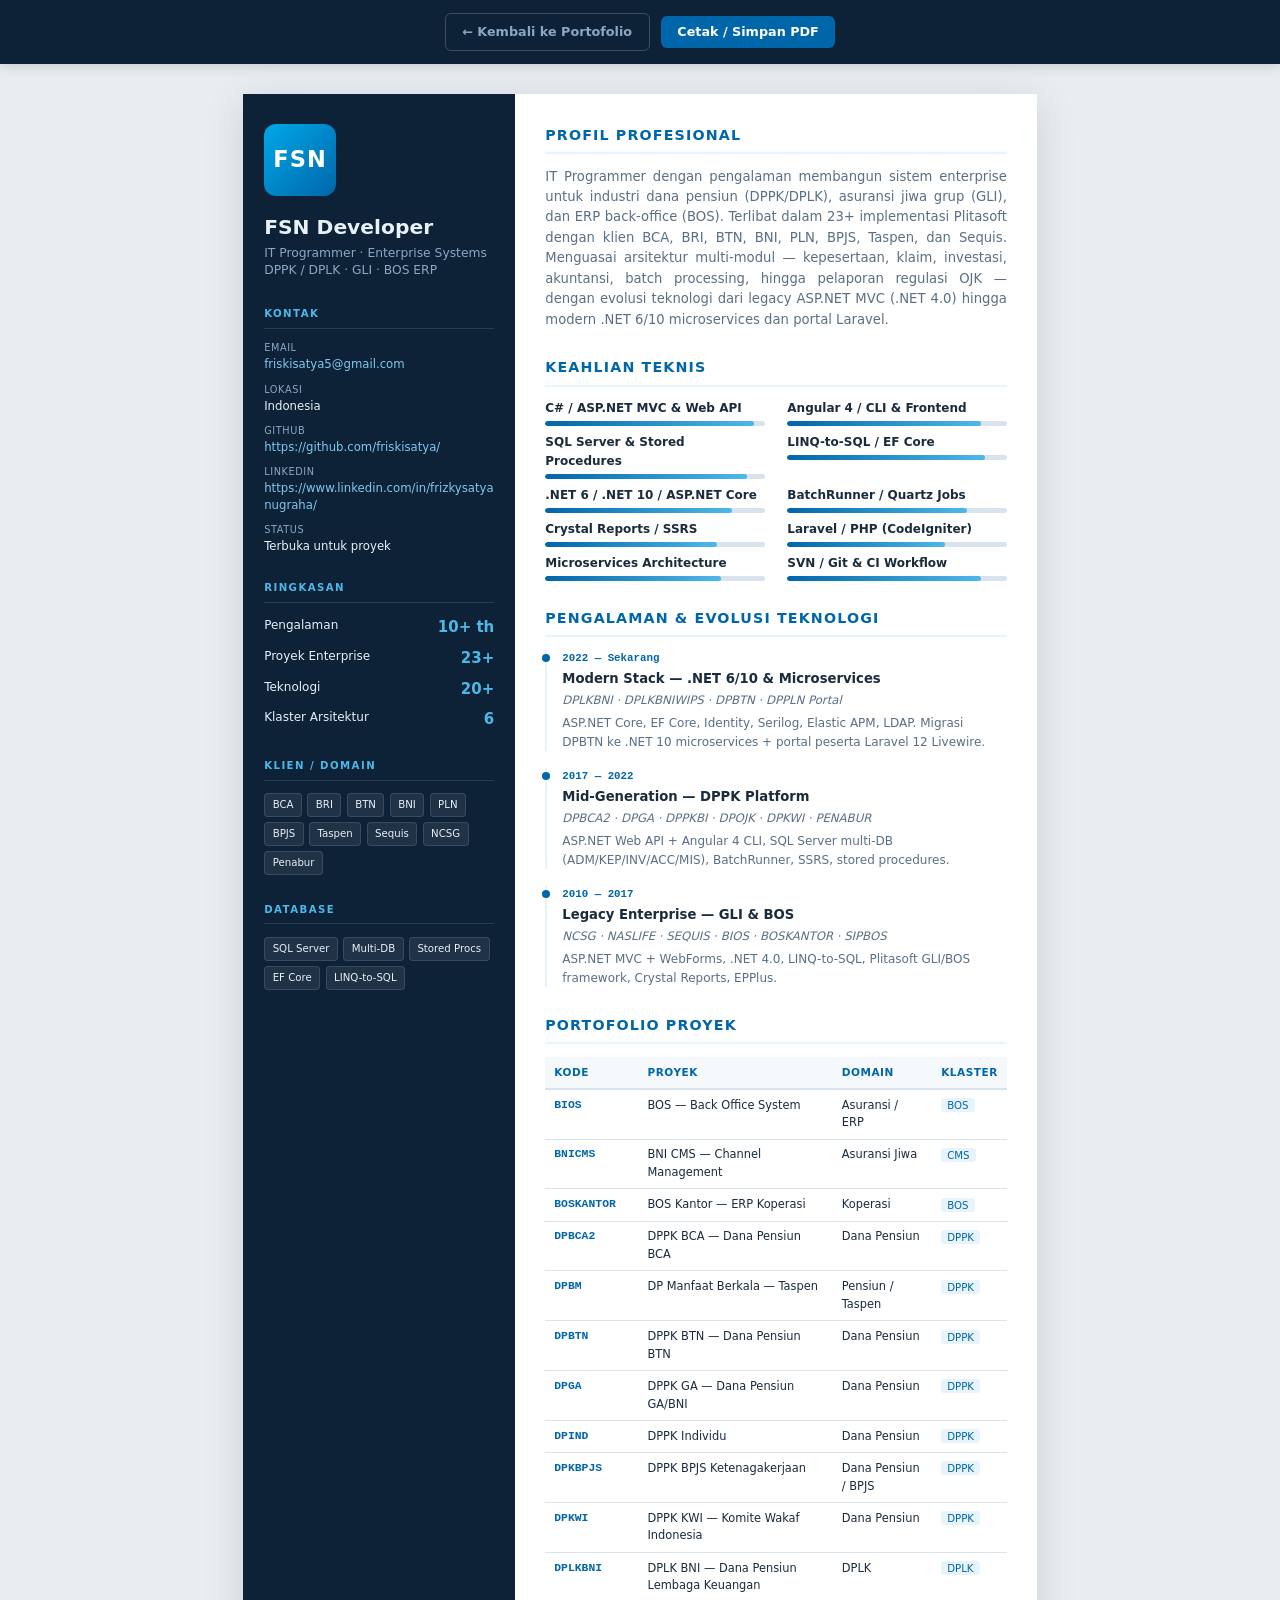
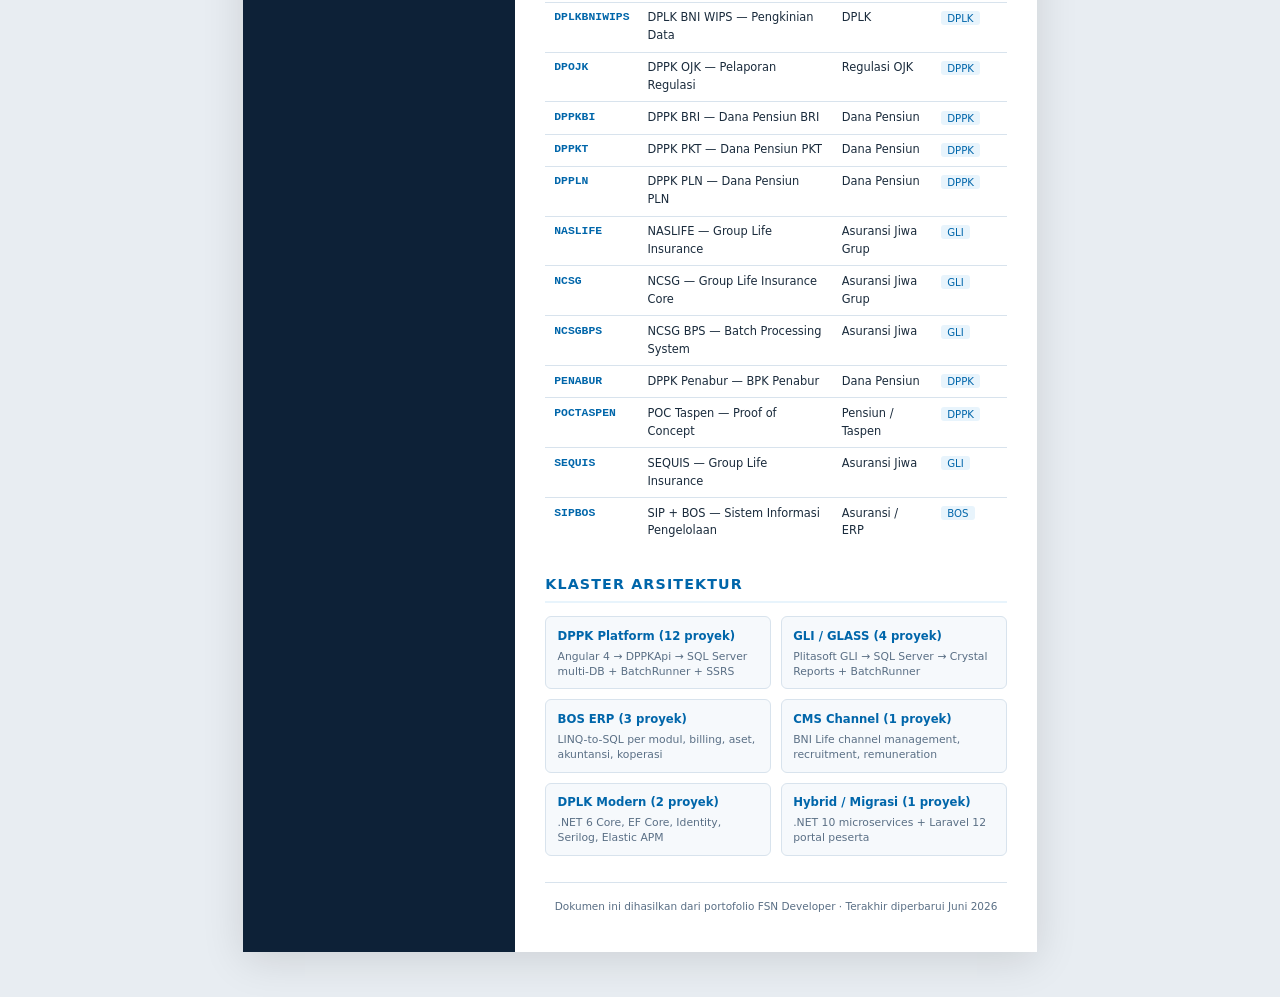
<file: cv.html>
<!DOCTYPE html>
<html lang="id">
  <head>
    <meta charset="UTF-8" />
    <meta name="viewport" content="width=device-width, initial-scale=1.0" />
    <meta name="description" content="Curriculum Vitae — FSN Developer, IT Programmer Enterprise" />
    <title>CV — FSN Developer | IT Programmer Enterprise</title>
    <link rel="stylesheet" href="./cv.css" />
  </head>
  <body>
    <nav class="cv-toolbar" aria-label="Aksi CV">
      <a href="/" class="btn-back">← Kembali ke Portofolio</a>
      <button type="button" class="btn-print" onclick="window.print()">Cetak / Simpan PDF</button>
    </nav>

    <main class="cv-page" id="cv-document">
      <aside class="cv-sidebar">
        <div class="cv-avatar" aria-hidden="true">FSN</div>
        <h1>FSN Developer</h1>
        <p class="cv-role">IT Programmer · Enterprise Systems<br />DPPK / DPLK · GLI · BOS ERP</p>

        <section class="cv-sidebar-section">
          <h2>Kontak</h2>
          <ul class="cv-contact-list">
            <li>
              <span class="label">Email</span>
              <a href="mailto:hello@fsn.dev">friskisatya5@gmail.com</a>
            </li>
            <li>
              <span class="label">Lokasi</span>
              Indonesia
            </li>
            <li>
              <span class="label">GitHub</span>
              <a href="https://github.com/friskisatya/" target="_blank" rel="noopener">https://github.com/friskisatya/</a>
            </li>
            <li>
              <span class="label">LinkedIn</span>
              <a href="https://www.linkedin.com/in/frizkysatyanugraha/" target="_blank" rel="noopener">https://www.linkedin.com/in/frizkysatyanugraha/</a>
            </li>
            <li>
              <span class="label">Status</span>
              Terbuka untuk proyek
            </li>
          </ul>
        </section>

        <section class="cv-sidebar-section">
          <h2>Ringkasan</h2>
          <ul class="cv-stat-list">
            <li><span>Pengalaman</span><strong>10+ th</strong></li>
            <li><span>Proyek Enterprise</span><strong>23+</strong></li>
            <li><span>Teknologi</span><strong>20+</strong></li>
            <li><span>Klaster Arsitektur</span><strong>6</strong></li>
          </ul>
        </section>

        <section class="cv-sidebar-section">
          <h2>Klien / Domain</h2>
          <div class="cv-skill-tags">
            <span>BCA</span>
            <span>BRI</span>
            <span>BTN</span>
            <span>BNI</span>
            <span>PLN</span>
            <span>BPJS</span>
            <span>Taspen</span>
            <span>Sequis</span>
            <span>NCSG</span>
            <span>Penabur</span>
          </div>
        </section>

        <section class="cv-sidebar-section">
          <h2>Database</h2>
          <div class="cv-skill-tags">
            <span>SQL Server</span>
            <span>Multi-DB</span>
            <span>Stored Procs</span>
            <span>EF Core</span>
            <span>LINQ-to-SQL</span>
          </div>
        </section>
      </aside>

      <div class="cv-main">
        <section class="cv-main-section">
          <h2>Profil Profesional</h2>
          <p class="cv-summary">
            IT Programmer dengan pengalaman membangun sistem enterprise untuk industri dana pensiun
            (DPPK/DPLK), asuransi jiwa grup (GLI), dan ERP back-office (BOS). Terlibat dalam 23+
            implementasi Plitasoft dengan klien BCA, BRI, BTN, BNI, PLN, BPJS, Taspen, dan Sequis.
            Menguasai arsitektur multi-modul — kepesertaan, klaim, investasi, akuntansi, batch
            processing, hingga pelaporan regulasi OJK — dengan evolusi teknologi dari legacy
            ASP.NET MVC (.NET 4.0) hingga modern .NET 6/10 microservices dan portal Laravel.
          </p>
        </section>

        <section class="cv-main-section">
          <h2>Keahlian Teknis</h2>
          <div class="cv-skills-grid">
            <div class="cv-skill-item">
              <span class="name">C# / ASP.NET MVC &amp; Web API</span>
              <div class="cv-skill-bar"><span style="width:95%"></span></div>
            </div>
            <div class="cv-skill-item">
              <span class="name">Angular 4 / CLI &amp; Frontend</span>
              <div class="cv-skill-bar"><span style="width:88%"></span></div>
            </div>
            <div class="cv-skill-item">
              <span class="name">SQL Server &amp; Stored Procedures</span>
              <div class="cv-skill-bar"><span style="width:92%"></span></div>
            </div>
            <div class="cv-skill-item">
              <span class="name">LINQ-to-SQL / EF Core</span>
              <div class="cv-skill-bar"><span style="width:90%"></span></div>
            </div>
            <div class="cv-skill-item">
              <span class="name">.NET 6 / .NET 10 / ASP.NET Core</span>
              <div class="cv-skill-bar"><span style="width:85%"></span></div>
            </div>
            <div class="cv-skill-item">
              <span class="name">BatchRunner / Quartz Jobs</span>
              <div class="cv-skill-bar"><span style="width:82%"></span></div>
            </div>
            <div class="cv-skill-item">
              <span class="name">Crystal Reports / SSRS</span>
              <div class="cv-skill-bar"><span style="width:78%"></span></div>
            </div>
            <div class="cv-skill-item">
              <span class="name">Laravel / PHP (CodeIgniter)</span>
              <div class="cv-skill-bar"><span style="width:72%"></span></div>
            </div>
            <div class="cv-skill-item">
              <span class="name">Microservices Architecture</span>
              <div class="cv-skill-bar"><span style="width:80%"></span></div>
            </div>
            <div class="cv-skill-item">
              <span class="name">SVN / Git &amp; CI Workflow</span>
              <div class="cv-skill-bar"><span style="width:88%"></span></div>
            </div>
          </div>
        </section>

        <section class="cv-main-section">
          <h2>Pengalaman &amp; Evolusi Teknologi</h2>
          <div class="cv-timeline">
            <article class="cv-timeline-item">
              <p class="period">2022 — Sekarang</p>
              <h3>Modern Stack — .NET 6/10 &amp; Microservices</h3>
              <p class="company">DPLKBNI · DPLKBNIWIPS · DPBTN · DPPLN Portal</p>
              <p>
                ASP.NET Core, EF Core, Identity, Serilog, Elastic APM, LDAP. Migrasi DPBTN ke
                .NET 10 microservices + portal peserta Laravel 12 Livewire.
              </p>
            </article>
            <article class="cv-timeline-item">
              <p class="period">2017 — 2022</p>
              <h3>Mid-Generation — DPPK Platform</h3>
              <p class="company">DPBCA2 · DPGA · DPPKBI · DPOJK · DPKWI · PENABUR</p>
              <p>
                ASP.NET Web API + Angular 4 CLI, SQL Server multi-DB (ADM/KEP/INV/ACC/MIS),
                BatchRunner, SSRS, stored procedures.
              </p>
            </article>
            <article class="cv-timeline-item">
              <p class="period">2010 — 2017</p>
              <h3>Legacy Enterprise — GLI &amp; BOS</h3>
              <p class="company">NCSG · NASLIFE · SEQUIS · BIOS · BOSKANTOR · SIPBOS</p>
              <p>
                ASP.NET MVC + WebForms, .NET 4.0, LINQ-to-SQL, Plitasoft GLI/BOS framework,
                Crystal Reports, EPPlus.
              </p>
            </article>
          </div>
        </section>

        <section class="cv-main-section">
          <h2>Portofolio Proyek</h2>
          <table class="cv-projects-table">
            <thead>
              <tr>
                <th>Kode</th>
                <th>Proyek</th>
                <th>Domain</th>
                <th>Klaster</th>
              </tr>
            </thead>
            <tbody>
              <tr><td class="code">BIOS</td><td>BOS — Back Office System</td><td>Asuransi / ERP</td><td><span class="cluster">BOS</span></td></tr>
              <tr><td class="code">BNICMS</td><td>BNI CMS — Channel Management</td><td>Asuransi Jiwa</td><td><span class="cluster">CMS</span></td></tr>
              <tr><td class="code">BOSKANTOR</td><td>BOS Kantor — ERP Koperasi</td><td>Koperasi</td><td><span class="cluster">BOS</span></td></tr>
              <tr><td class="code">DPBCA2</td><td>DPPK BCA — Dana Pensiun BCA</td><td>Dana Pensiun</td><td><span class="cluster">DPPK</span></td></tr>
              <tr><td class="code">DPBM</td><td>DP Manfaat Berkala — Taspen</td><td>Pensiun / Taspen</td><td><span class="cluster">DPPK</span></td></tr>
              <tr><td class="code">DPBTN</td><td>DPPK BTN — Dana Pensiun BTN</td><td>Dana Pensiun</td><td><span class="cluster">DPPK</span></td></tr>
              <tr><td class="code">DPGA</td><td>DPPK GA — Dana Pensiun GA/BNI</td><td>Dana Pensiun</td><td><span class="cluster">DPPK</span></td></tr>
              <tr><td class="code">DPIND</td><td>DPPK Individu</td><td>Dana Pensiun</td><td><span class="cluster">DPPK</span></td></tr>
              <tr><td class="code">DPKBPJS</td><td>DPPK BPJS Ketenagakerjaan</td><td>Dana Pensiun / BPJS</td><td><span class="cluster">DPPK</span></td></tr>
              <tr><td class="code">DPKWI</td><td>DPPK KWI — Komite Wakaf Indonesia</td><td>Dana Pensiun</td><td><span class="cluster">DPPK</span></td></tr>
              <tr><td class="code">DPLKBNI</td><td>DPLK BNI — Dana Pensiun Lembaga Keuangan</td><td>DPLK</td><td><span class="cluster">DPLK</span></td></tr>
              <tr><td class="code">DPLKBNIWIPS</td><td>DPLK BNI WIPS — Pengkinian Data</td><td>DPLK</td><td><span class="cluster">DPLK</span></td></tr>
              <tr><td class="code">DPOJK</td><td>DPPK OJK — Pelaporan Regulasi</td><td>Regulasi OJK</td><td><span class="cluster">DPPK</span></td></tr>
              <tr><td class="code">DPPKBI</td><td>DPPK BRI — Dana Pensiun BRI</td><td>Dana Pensiun</td><td><span class="cluster">DPPK</span></td></tr>
              <tr><td class="code">DPPKT</td><td>DPPK PKT — Dana Pensiun PKT</td><td>Dana Pensiun</td><td><span class="cluster">DPPK</span></td></tr>
              <tr><td class="code">DPPLN</td><td>DPPK PLN — Dana Pensiun PLN</td><td>Dana Pensiun</td><td><span class="cluster">DPPK</span></td></tr>
              <tr><td class="code">NASLIFE</td><td>NASLIFE — Group Life Insurance</td><td>Asuransi Jiwa Grup</td><td><span class="cluster">GLI</span></td></tr>
              <tr><td class="code">NCSG</td><td>NCSG — Group Life Insurance Core</td><td>Asuransi Jiwa Grup</td><td><span class="cluster">GLI</span></td></tr>
              <tr><td class="code">NCSGBPS</td><td>NCSG BPS — Batch Processing System</td><td>Asuransi Jiwa</td><td><span class="cluster">GLI</span></td></tr>
              <tr><td class="code">PENABUR</td><td>DPPK Penabur — BPK Penabur</td><td>Dana Pensiun</td><td><span class="cluster">DPPK</span></td></tr>
              <tr><td class="code">POCTASPEN</td><td>POC Taspen — Proof of Concept</td><td>Pensiun / Taspen</td><td><span class="cluster">DPPK</span></td></tr>
              <tr><td class="code">SEQUIS</td><td>SEQUIS — Group Life Insurance</td><td>Asuransi Jiwa</td><td><span class="cluster">GLI</span></td></tr>
              <tr><td class="code">SIPBOS</td><td>SIP + BOS — Sistem Informasi Pengelolaan</td><td>Asuransi / ERP</td><td><span class="cluster">BOS</span></td></tr>
            </tbody>
          </table>
        </section>

        <section class="cv-main-section">
          <h2>Klaster Arsitektur</h2>
          <div class="cv-clusters">
            <div class="cv-cluster-card">
              <h4>DPPK Platform (12 proyek)</h4>
              <p>Angular 4 → DPPKApi → SQL Server multi-DB + BatchRunner + SSRS</p>
            </div>
            <div class="cv-cluster-card">
              <h4>GLI / GLASS (4 proyek)</h4>
              <p>Plitasoft GLI → SQL Server → Crystal Reports + BatchRunner</p>
            </div>
            <div class="cv-cluster-card">
              <h4>BOS ERP (3 proyek)</h4>
              <p>LINQ-to-SQL per modul, billing, aset, akuntansi, koperasi</p>
            </div>
            <div class="cv-cluster-card">
              <h4>CMS Channel (1 proyek)</h4>
              <p>BNI Life channel management, recruitment, remuneration</p>
            </div>
            <div class="cv-cluster-card">
              <h4>DPLK Modern (2 proyek)</h4>
              <p>.NET 6 Core, EF Core, Identity, Serilog, Elastic APM</p>
            </div>
            <div class="cv-cluster-card">
              <h4>Hybrid / Migrasi (1 proyek)</h4>
              <p>.NET 10 microservices + Laravel 12 portal peserta</p>
            </div>
          </div>
        </section>

        <p class="cv-footer-note">
          Dokumen ini dihasilkan dari portofolio FSN Developer · Terakhir diperbarui Juni 2026
        </p>
      </div>
    </main>
  </body>
</html>
</file>
<file: cv.css>
:root {
  --cv-bg: #ffffff;
  --cv-surface: #f6f9fc;
  --cv-text: #1a2b3c;
  --cv-muted: #5a6f85;
  --cv-accent: #0066aa;
  --cv-accent-light: #e8f4fc;
  --cv-border: #d8e3ed;
  --cv-sidebar: #0d2137;
  --cv-sidebar-text: #e8f0f8;
  --cv-sidebar-muted: #8aa8c4;
  --font-sans: 'Segoe UI', system-ui, -apple-system, sans-serif;
  --font-mono: 'Consolas', 'Courier New', monospace;
}

*,
*::before,
*::after {
  box-sizing: border-box;
  margin: 0;
  padding: 0;
}

html {
  font-size: 15px;
  -webkit-print-color-adjust: exact;
  print-color-adjust: exact;
}

body {
  font-family: var(--font-sans);
  color: var(--cv-text);
  background: #e8edf2;
  line-height: 1.55;
}

.cv-toolbar {
  position: sticky;
  top: 0;
  z-index: 100;
  display: flex;
  align-items: center;
  justify-content: center;
  gap: 0.75rem;
  padding: 0.85rem 1.5rem;
  background: var(--cv-sidebar);
  box-shadow: 0 2px 12px rgba(0, 0, 0, 0.15);
}

.cv-toolbar a,
.cv-toolbar button {
  font-family: var(--font-sans);
  font-size: 0.85rem;
  font-weight: 600;
  padding: 0.55rem 1.1rem;
  border-radius: 6px;
  cursor: pointer;
  text-decoration: none;
  border: none;
  transition: background 0.2s, color 0.2s;
}

.cv-toolbar .btn-back {
  background: transparent;
  color: var(--cv-sidebar-muted);
  border: 1px solid rgba(255, 255, 255, 0.2);
}

.cv-toolbar .btn-back:hover {
  color: #fff;
  border-color: rgba(255, 255, 255, 0.4);
}

.cv-toolbar .btn-print {
  background: var(--cv-accent);
  color: #fff;
}

.cv-toolbar .btn-print:hover {
  background: #005091;
}

.cv-page {
  max-width: 210mm;
  min-height: 297mm;
  margin: 2rem auto 3rem;
  background: var(--cv-bg);
  box-shadow: 0 8px 40px rgba(0, 0, 0, 0.12);
  display: grid;
  grid-template-columns: 72mm 1fr;
}

.cv-sidebar {
  background: var(--cv-sidebar);
  color: var(--cv-sidebar-text);
  padding: 2rem 1.4rem;
}

.cv-avatar {
  width: 72px;
  height: 72px;
  border-radius: 12px;
  background: linear-gradient(135deg, #00a8e8, #0066aa);
  display: flex;
  align-items: center;
  justify-content: center;
  font-size: 1.5rem;
  font-weight: 700;
  color: #fff;
  margin-bottom: 1.25rem;
  letter-spacing: 0.05em;
}

.cv-sidebar h1 {
  font-size: 1.35rem;
  font-weight: 700;
  line-height: 1.25;
  margin-bottom: 0.35rem;
}

.cv-sidebar .cv-role {
  font-size: 0.82rem;
  color: var(--cv-sidebar-muted);
  margin-bottom: 1.75rem;
  line-height: 1.4;
}

.cv-sidebar-section {
  margin-bottom: 1.75rem;
}

.cv-sidebar-section h2 {
  font-size: 0.68rem;
  font-weight: 700;
  letter-spacing: 0.14em;
  text-transform: uppercase;
  color: #4db8e8;
  margin-bottom: 0.85rem;
  padding-bottom: 0.4rem;
  border-bottom: 1px solid rgba(255, 255, 255, 0.12);
}

.cv-contact-list {
  list-style: none;
  display: flex;
  flex-direction: column;
  gap: 0.65rem;
}

.cv-contact-list li {
  font-size: 0.78rem;
  line-height: 1.4;
}

.cv-contact-list .label {
  display: block;
  font-size: 0.65rem;
  color: var(--cv-sidebar-muted);
  text-transform: uppercase;
  letter-spacing: 0.06em;
  margin-bottom: 0.1rem;
}

.cv-contact-list a {
  color: #7ec8f0;
  text-decoration: none;
  word-break: break-all;
}

.cv-contact-list a:hover {
  text-decoration: underline;
}

.cv-stat-list {
  list-style: none;
  display: flex;
  flex-direction: column;
  gap: 0.5rem;
}

.cv-stat-list li {
  display: flex;
  justify-content: space-between;
  font-size: 0.8rem;
}

.cv-stat-list strong {
  color: #4db8e8;
  font-size: 1rem;
}

.cv-skill-tags {
  display: flex;
  flex-wrap: wrap;
  gap: 0.35rem;
}

.cv-skill-tags span {
  font-size: 0.68rem;
  padding: 0.2rem 0.5rem;
  background: rgba(255, 255, 255, 0.08);
  border: 1px solid rgba(255, 255, 255, 0.12);
  border-radius: 4px;
  color: var(--cv-sidebar-text);
}

.cv-main {
  padding: 2rem 2rem 2.5rem;
}

.cv-main-section {
  margin-bottom: 1.75rem;
}

.cv-main-section:last-child {
  margin-bottom: 0;
}

.cv-main-section h2 {
  font-size: 0.95rem;
  font-weight: 700;
  color: var(--cv-accent);
  text-transform: uppercase;
  letter-spacing: 0.08em;
  margin-bottom: 0.85rem;
  padding-bottom: 0.4rem;
  border-bottom: 2px solid var(--cv-accent-light);
}

.cv-summary {
  font-size: 0.88rem;
  color: var(--cv-muted);
  text-align: justify;
}

.cv-skills-grid {
  display: grid;
  grid-template-columns: 1fr 1fr;
  gap: 0.5rem 1.5rem;
}

.cv-skill-item {
  display: flex;
  flex-direction: column;
  gap: 0.2rem;
}

.cv-skill-item .name {
  font-size: 0.8rem;
  font-weight: 600;
}

.cv-skill-bar {
  height: 5px;
  background: var(--cv-border);
  border-radius: 3px;
  overflow: hidden;
}

.cv-skill-bar span {
  display: block;
  height: 100%;
  background: linear-gradient(90deg, var(--cv-accent), #4db8e8);
  border-radius: 3px;
}

.cv-timeline {
  display: flex;
  flex-direction: column;
  gap: 1.1rem;
}

.cv-timeline-item {
  position: relative;
  padding-left: 1rem;
  border-left: 2px solid var(--cv-accent-light);
}

.cv-timeline-item::before {
  content: '';
  position: absolute;
  left: -5px;
  top: 4px;
  width: 8px;
  height: 8px;
  border-radius: 50%;
  background: var(--cv-accent);
}

.cv-timeline-item .period {
  font-family: var(--font-mono);
  font-size: 0.72rem;
  color: var(--cv-accent);
  font-weight: 600;
  margin-bottom: 0.15rem;
}

.cv-timeline-item h3 {
  font-size: 0.88rem;
  font-weight: 700;
  margin-bottom: 0.1rem;
}

.cv-timeline-item .company {
  font-size: 0.78rem;
  color: var(--cv-muted);
  font-style: italic;
  margin-bottom: 0.35rem;
}

.cv-timeline-item p {
  font-size: 0.8rem;
  color: var(--cv-muted);
}

.cv-projects-table {
  width: 100%;
  border-collapse: collapse;
  font-size: 0.76rem;
}

.cv-projects-table th {
  text-align: left;
  padding: 0.5rem 0.6rem;
  background: var(--cv-surface);
  color: var(--cv-accent);
  font-weight: 700;
  font-size: 0.7rem;
  text-transform: uppercase;
  letter-spacing: 0.05em;
  border-bottom: 2px solid var(--cv-border);
}

.cv-projects-table td {
  padding: 0.45rem 0.6rem;
  border-bottom: 1px solid var(--cv-border);
  vertical-align: top;
}

.cv-projects-table tr:last-child td {
  border-bottom: none;
}

.cv-projects-table .code {
  font-family: var(--font-mono);
  font-weight: 600;
  color: var(--cv-accent);
  white-space: nowrap;
}

.cv-projects-table .cluster {
  font-size: 0.68rem;
  padding: 0.1rem 0.4rem;
  background: var(--cv-accent-light);
  color: var(--cv-accent);
  border-radius: 3px;
  white-space: nowrap;
}

.cv-clusters {
  display: grid;
  grid-template-columns: 1fr 1fr;
  gap: 0.65rem;
}

.cv-cluster-card {
  background: var(--cv-surface);
  border: 1px solid var(--cv-border);
  border-radius: 6px;
  padding: 0.65rem 0.75rem;
}

.cv-cluster-card h4 {
  font-size: 0.78rem;
  color: var(--cv-accent);
  margin-bottom: 0.25rem;
}

.cv-cluster-card p {
  font-size: 0.72rem;
  color: var(--cv-muted);
  line-height: 1.4;
}

.cv-footer-note {
  margin-top: 1.5rem;
  padding-top: 1rem;
  border-top: 1px solid var(--cv-border);
  font-size: 0.7rem;
  color: var(--cv-muted);
  text-align: center;
}

@media (max-width: 768px) {
  .cv-page {
    grid-template-columns: 1fr;
    margin: 1rem;
  }

  .cv-skills-grid,
  .cv-clusters {
    grid-template-columns: 1fr;
  }

  .cv-projects-table {
    font-size: 0.7rem;
  }
}

@media print {
  body {
    background: #fff;
  }

  .cv-toolbar {
    display: none !important;
  }

  .cv-page {
    margin: 0;
    box-shadow: none;
    max-width: 100%;
    min-height: auto;
  }

  .cv-main-section {
    break-inside: avoid;
  }

  .cv-timeline-item {
    break-inside: avoid;
  }

  .cv-projects-table tr {
    break-inside: avoid;
  }
}
</file>
